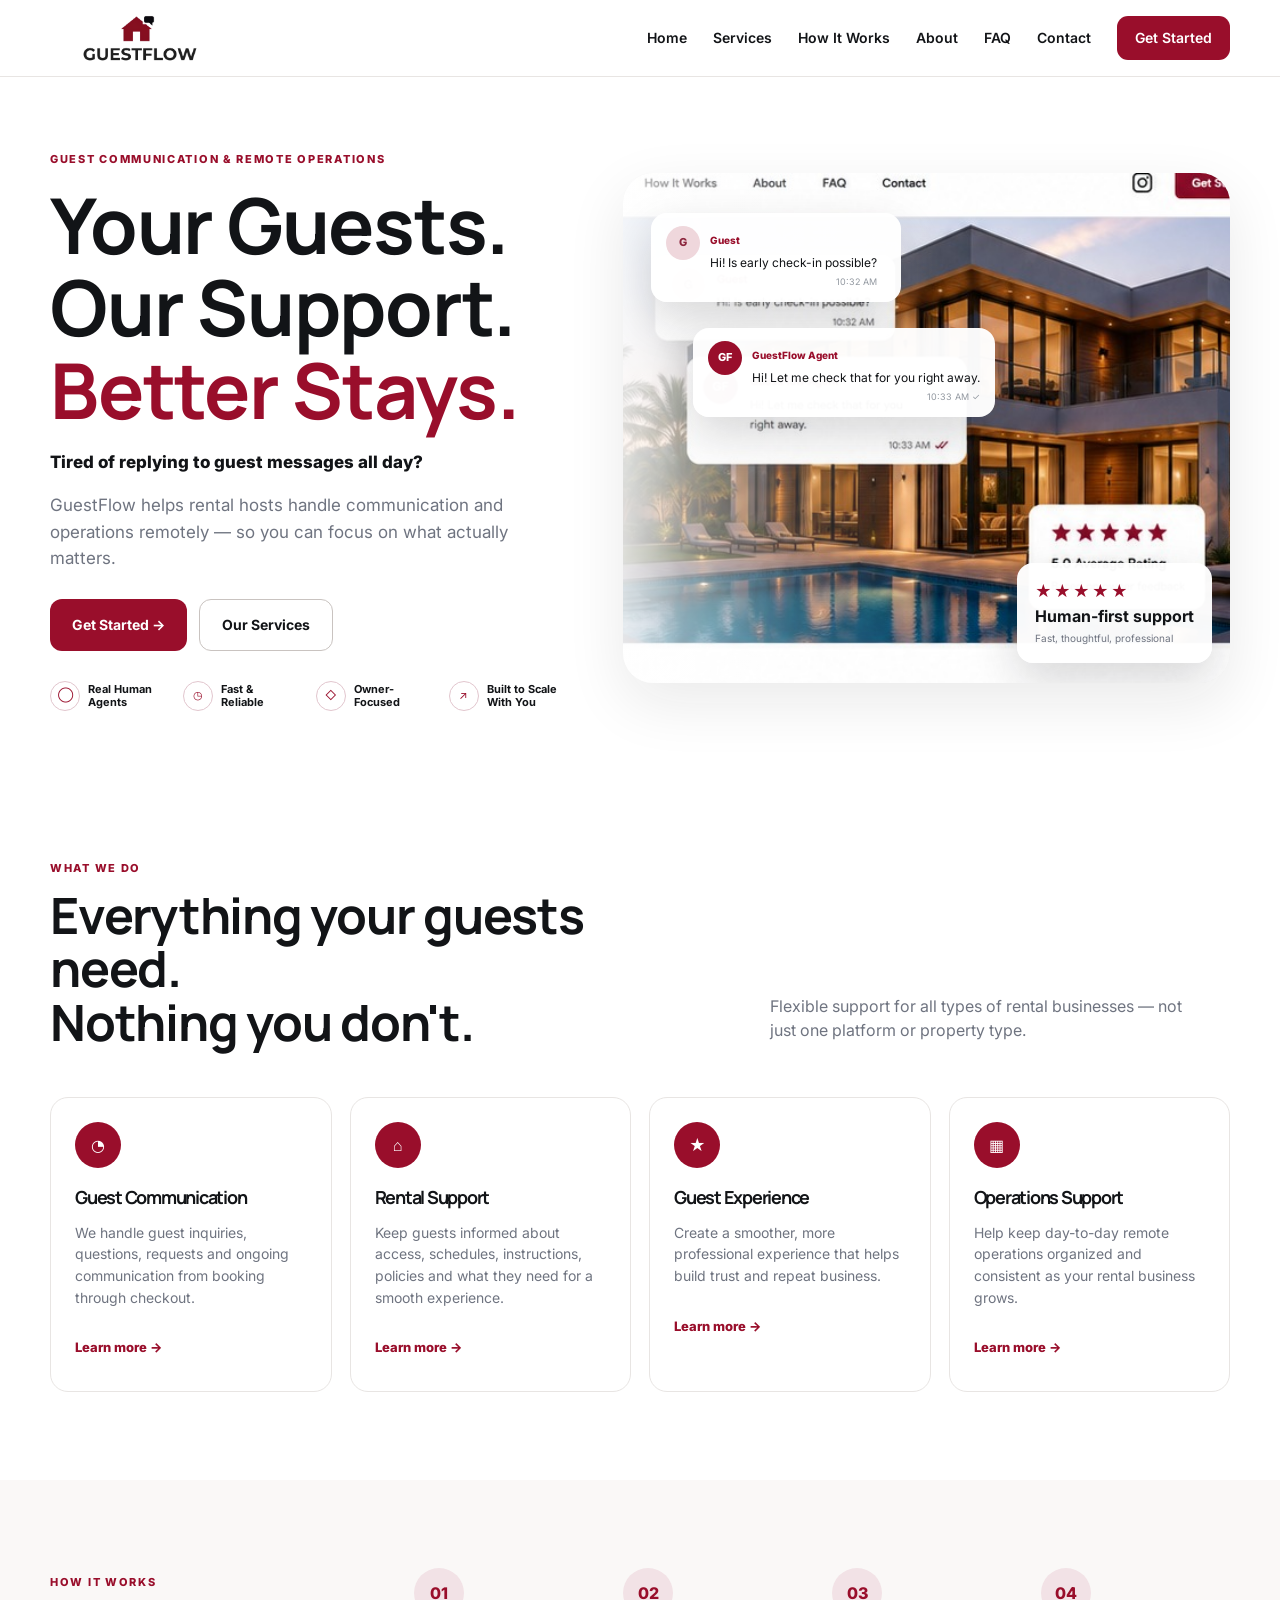
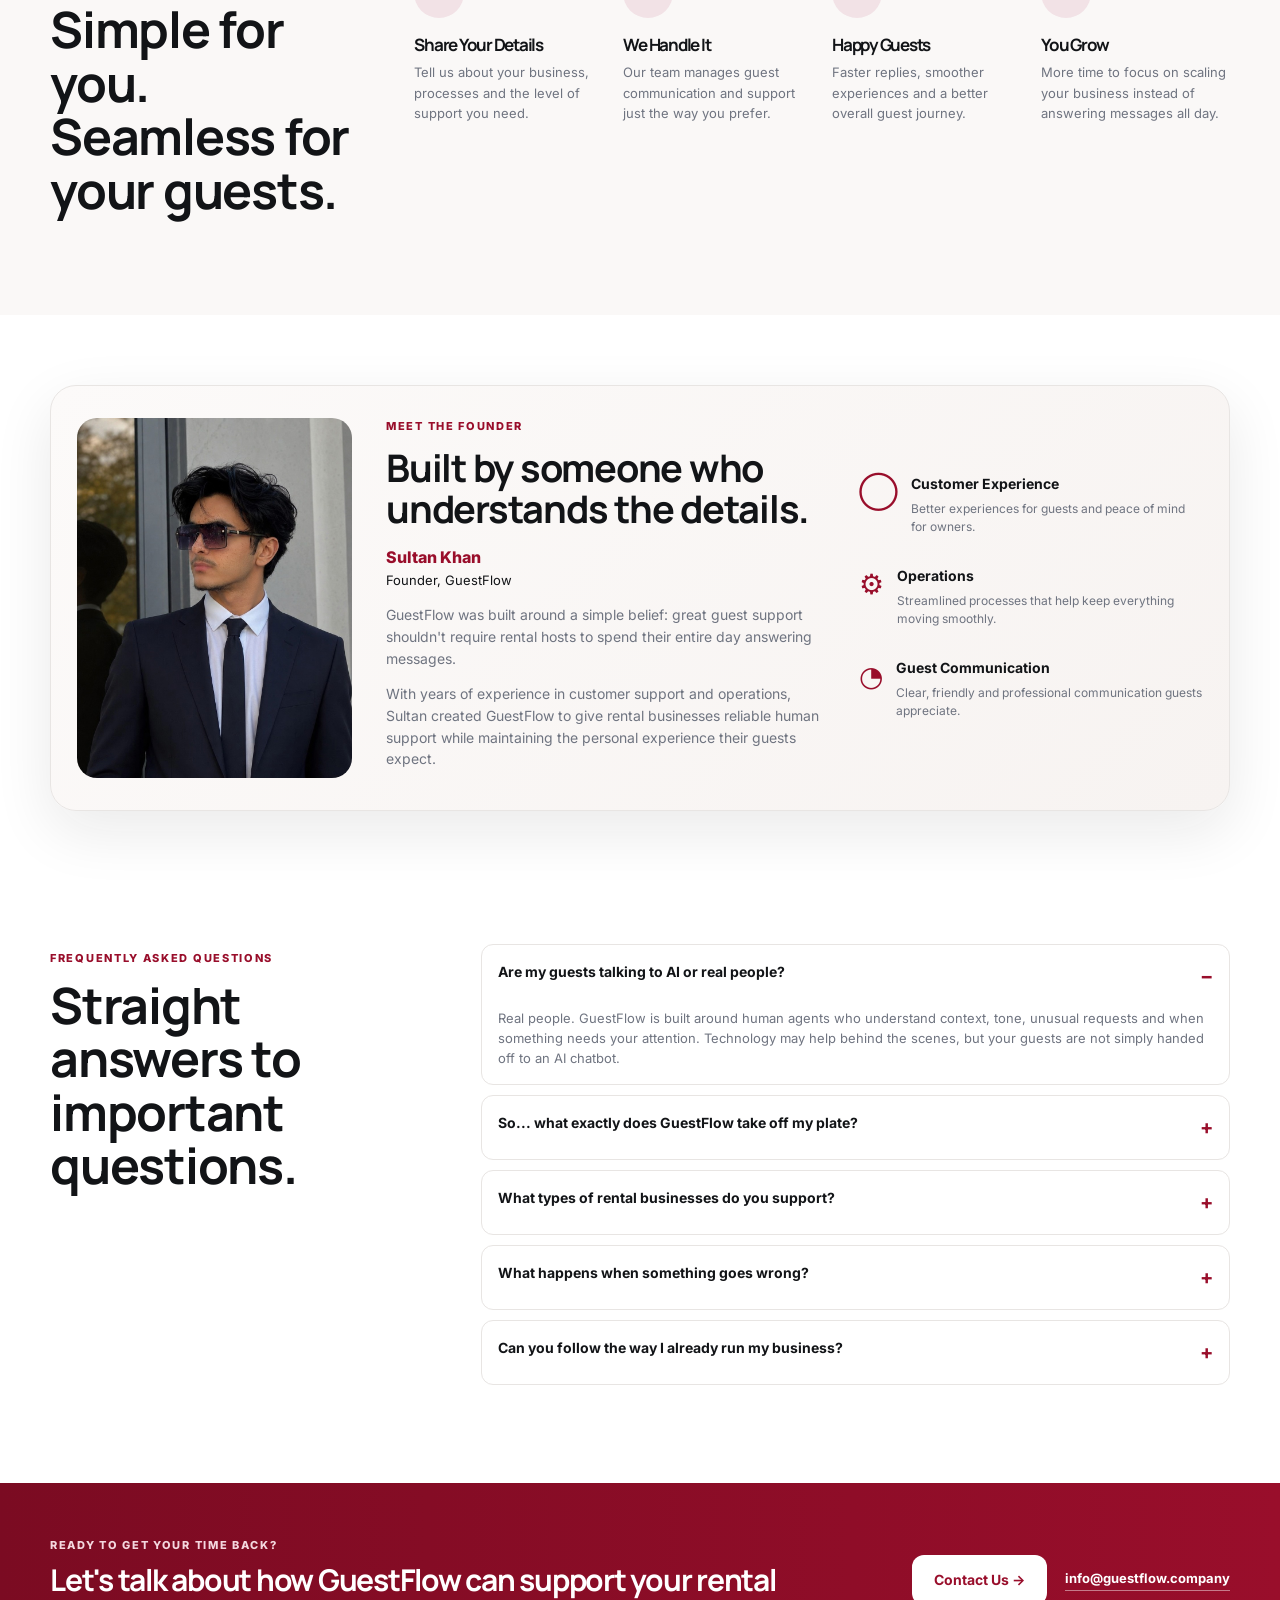
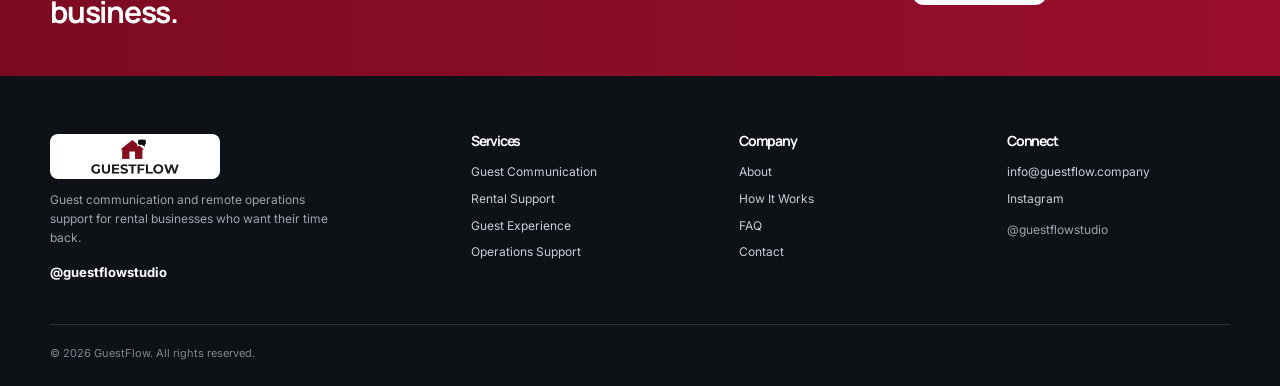
<file: index.html>
<!DOCTYPE html>
<html lang="en">
<head>
  <meta charset="UTF-8">
  <meta name="viewport" content="width=device-width, initial-scale=1.0">
  <meta name="description" content="GuestFlow helps rental hosts handle guest communication and remote operations with real human agents.">
  <title>GuestFlow — Your Guests. Our Support. Better Stays.</title>
  <link rel="preconnect" href="https://fonts.googleapis.com">
  <link rel="preconnect" href="https://fonts.gstatic.com" crossorigin>
  <link href="https://fonts.googleapis.com/css2?family=Inter:wght@400;500;600;700;800&family=Manrope:wght@600;700;800&display=swap" rel="stylesheet">
  <link rel="icon" type="image/png" href="favicon.png">
  <link rel="shortcut icon" href="favicon.ico">
  <link rel="stylesheet" href="styles.css">
</head>
<body>

<header class="site-header">
  <div class="container nav">
    <a class="brand" href="#home"><img src="guestflow-logo.png" alt="GuestFlow"></a>
    <button class="menu-toggle" aria-label="Open menu">☰</button>
    <nav class="nav-links">
      <a href="#home">Home</a>
      <a href="#services">Services</a>
      <a href="#how-it-works">How It Works</a>
      <a href="#about">About</a>
      <a href="#faq">FAQ</a>
      <a href="contact.html">Contact</a>
      <a class="nav-cta" href="contact.html">Get Started</a>
    </nav>
  </div>
</header>

<main>
<section class="hero" id="home">
  <div class="container hero-grid">
    <div class="hero-copy">
      <span class="kicker">GUEST COMMUNICATION & REMOTE OPERATIONS</span>
      <h1>Your Guests.<br>Our Support.<br><span>Better Stays.</span></h1>
      <p class="hero-question">Tired of replying to guest messages all day?</p>
      <p>GuestFlow helps rental hosts handle communication and operations remotely — so you can focus on what actually matters.</p>

      <div class="hero-actions">
        <a class="btn btn-primary" href="contact.html">Get Started →</a>
        <a class="btn btn-secondary" href="#services">Our Services</a>
      </div>

      <div class="trust-row">
        <div><span>◯</span><b>Real Human<br>Agents</b></div>
        <div><span>◷</span><b>Fast &<br>Reliable</b></div>
        <div><span>◇</span><b>Owner-<br>Focused</b></div>
        <div><span>↗</span><b>Built to Scale<br>With You</b></div>
      </div>
    </div>

    <div class="hero-visual">
      <img class="hero-image" src="guestflow-hero-villa.jpg" alt="Modern luxury rental property">
      <div class="hero-fade"></div>

      <div class="chat-card chat-one">
        <div class="avatar guest">G</div>
        <div><small>Guest</small><p>Hi! Is early check-in possible?</p><span>10:32 AM</span></div>
      </div>
      <div class="chat-card chat-two">
        <div class="avatar agent">GF</div>
        <div><small>GuestFlow Agent</small><p>Hi! Let me check that for you right away.</p><span>10:33 AM ✓</span></div>
      </div>
      <div class="rating-card">
        <div class="stars">★★★★★</div>
        <strong>Human-first support</strong>
        <small>Fast, thoughtful, professional</small>
      </div>
    </div>
  </div>
</section>

<section class="section" id="services">
  <div class="container">
    <div class="heading-row">
      <div>
        <span class="kicker">WHAT WE DO</span>
        <h2>Everything your guests need.<br>Nothing you don't.</h2>
      </div>
      <p>Flexible support for all types of rental businesses — not just one platform or property type.</p>
    </div>

    <div class="cards four">
      <article class="service-card"><div class="service-icon">◔</div><h3>Guest Communication</h3><p>We handle guest inquiries, questions, requests and ongoing communication from booking through checkout.</p><a href="contact.html">Learn more →</a></article>
      <article class="service-card"><div class="service-icon">⌂</div><h3>Rental Support</h3><p>Keep guests informed about access, schedules, instructions, policies and what they need for a smooth experience.</p><a href="contact.html">Learn more →</a></article>
      <article class="service-card"><div class="service-icon">★</div><h3>Guest Experience</h3><p>Create a smoother, more professional experience that helps build trust and repeat business.</p><a href="contact.html">Learn more →</a></article>
      <article class="service-card"><div class="service-icon">▦</div><h3>Operations Support</h3><p>Help keep day-to-day remote operations organized and consistent as your rental business grows.</p><a href="contact.html">Learn more →</a></article>
    </div>
  </div>
</section>

<section class="section how" id="how-it-works">
  <div class="container how-grid">
    <div>
      <span class="kicker">HOW IT WORKS</span>
      <h2>Simple for you.<br>Seamless for your guests.</h2>
    </div>
    <div class="steps">
      <div class="step"><div class="num">01</div><h3>Share Your Details</h3><p>Tell us about your business, processes and the level of support you need.</p></div>
      <div class="step"><div class="num">02</div><h3>We Handle It</h3><p>Our team manages guest communication and support just the way you prefer.</p></div>
      <div class="step"><div class="num">03</div><h3>Happy Guests</h3><p>Faster replies, smoother experiences and a better overall guest journey.</p></div>
      <div class="step"><div class="num">04</div><h3>You Grow</h3><p>More time to focus on scaling your business instead of answering messages all day.</p></div>
    </div>
  </div>
</section>

<section class="section founder" id="about">
  <div class="container founder-card">
    <div class="founder-image-wrap">
      <img src="sultan-founder.jpg" alt="Sultan Khan, Founder of GuestFlow">
    </div>

    <div class="founder-copy">
      <span class="kicker">MEET THE FOUNDER</span>
      <h2>Built by someone who understands the details.</h2>
      <div class="founder-name">Sultan Khan</div>
      <div class="founder-role">Founder, GuestFlow</div>
      <p>GuestFlow was built around a simple belief: great guest support shouldn't require rental hosts to spend their entire day answering messages.</p>
      <p>With years of experience in customer support and operations, Sultan created GuestFlow to give rental businesses reliable human support while maintaining the personal experience their guests expect.</p>
    </div>

    <div class="pillars">
      <div><span>◯</span><div><strong>Customer Experience</strong><p>Better experiences for guests and peace of mind for owners.</p></div></div>
      <div><span>⚙</span><div><strong>Operations</strong><p>Streamlined processes that help keep everything moving smoothly.</p></div></div>
      <div><span>◔</span><div><strong>Guest Communication</strong><p>Clear, friendly and professional communication guests appreciate.</p></div></div>
    </div>
  </div>
</section>

<section class="section faq" id="faq">
  <div class="container faq-grid">
    <div>
      <span class="kicker">FREQUENTLY ASKED QUESTIONS</span>
      <h2>Straight answers to important questions.</h2>
    </div>

    <div class="faq-list">
      <details open>
        <summary>Are my guests talking to AI or real people?</summary>
        <p>Real people. GuestFlow is built around human agents who understand context, tone, unusual requests and when something needs your attention. Technology may help behind the scenes, but your guests are not simply handed off to an AI chatbot.</p>
      </details>
      <details>
        <summary>So... what exactly does GuestFlow take off my plate?</summary>
        <p>Day-to-day guest messages, common questions, instructions, issue triage, follow-ups and selected remote operations — tailored to how you already run your business.</p>
      </details>
      <details>
        <summary>What types of rental businesses do you support?</summary>
        <p>GuestFlow is not limited to Airbnb. We can support short-term rentals, vacation rentals, car-rental hosts and other rental businesses where guest or customer communication matters.</p>
      </details>
      <details>
        <summary>What happens when something goes wrong?</summary>
        <p>We follow the process you approve in advance. Routine issues are handled by the team, while urgent or owner-level situations are escalated appropriately.</p>
      </details>
      <details>
        <summary>Can you follow the way I already run my business?</summary>
        <p>Yes. GuestFlow is designed to work around your processes, tone, rules and preferences instead of forcing you into a rigid system.</p>
      </details>
    </div>
  </div>
</section>

<section class="contact-strip" id="contact">
  <div class="container contact-inner">
    <div>
      <span class="kicker light">READY TO GET YOUR TIME BACK?</span>
      <h2>Let's talk about how GuestFlow can support your rental business.</h2>
    </div>
    <div class="contact-actions"><a class="btn btn-light" href="contact.html">Contact Us →</a><a class="contact-strip-email" href="mailto:info@guestflow.company">info@guestflow.company</a></div>
  </div>
</section>
</main>

<footer>
  <div class="container footer-grid">
    <div class="footer-brand">
      <img src="guestflow-logo.png" alt="GuestFlow">
      <p>Guest communication and remote operations support for rental businesses who want their time back.</p>
      <a href="https://www.instagram.com/guestflowstudio/" target="_blank" rel="noopener">@guestflowstudio</a>
    </div>

    <div><h4>Services</h4><a href="#services">Guest Communication</a><a href="#services">Rental Support</a><a href="#services">Guest Experience</a><a href="#services">Operations Support</a></div>
    <div><h4>Company</h4><a href="#about">About</a><a href="#how-it-works">How It Works</a><a href="#faq">FAQ</a><a href="contact.html">Contact</a></div>
    <div><h4>Connect</h4><a href="mailto:info@guestflow.company">info@guestflow.company</a><a href="https://www.instagram.com/guestflowstudio/" target="_blank" rel="noopener">Instagram</a><p class="muted">@guestflowstudio</p></div>
  </div>
  <div class="container copyright">© 2026 GuestFlow. All rights reserved.</div>
</footer>

<script>
const btn=document.querySelector('.menu-toggle');
const nav=document.querySelector('.nav-links');
btn.addEventListener('click',()=>nav.classList.toggle('open'));
document.querySelectorAll('.nav-links a').forEach(a=>a.addEventListener('click',()=>nav.classList.remove('open')));
</script>
</body>
</html>
</file>
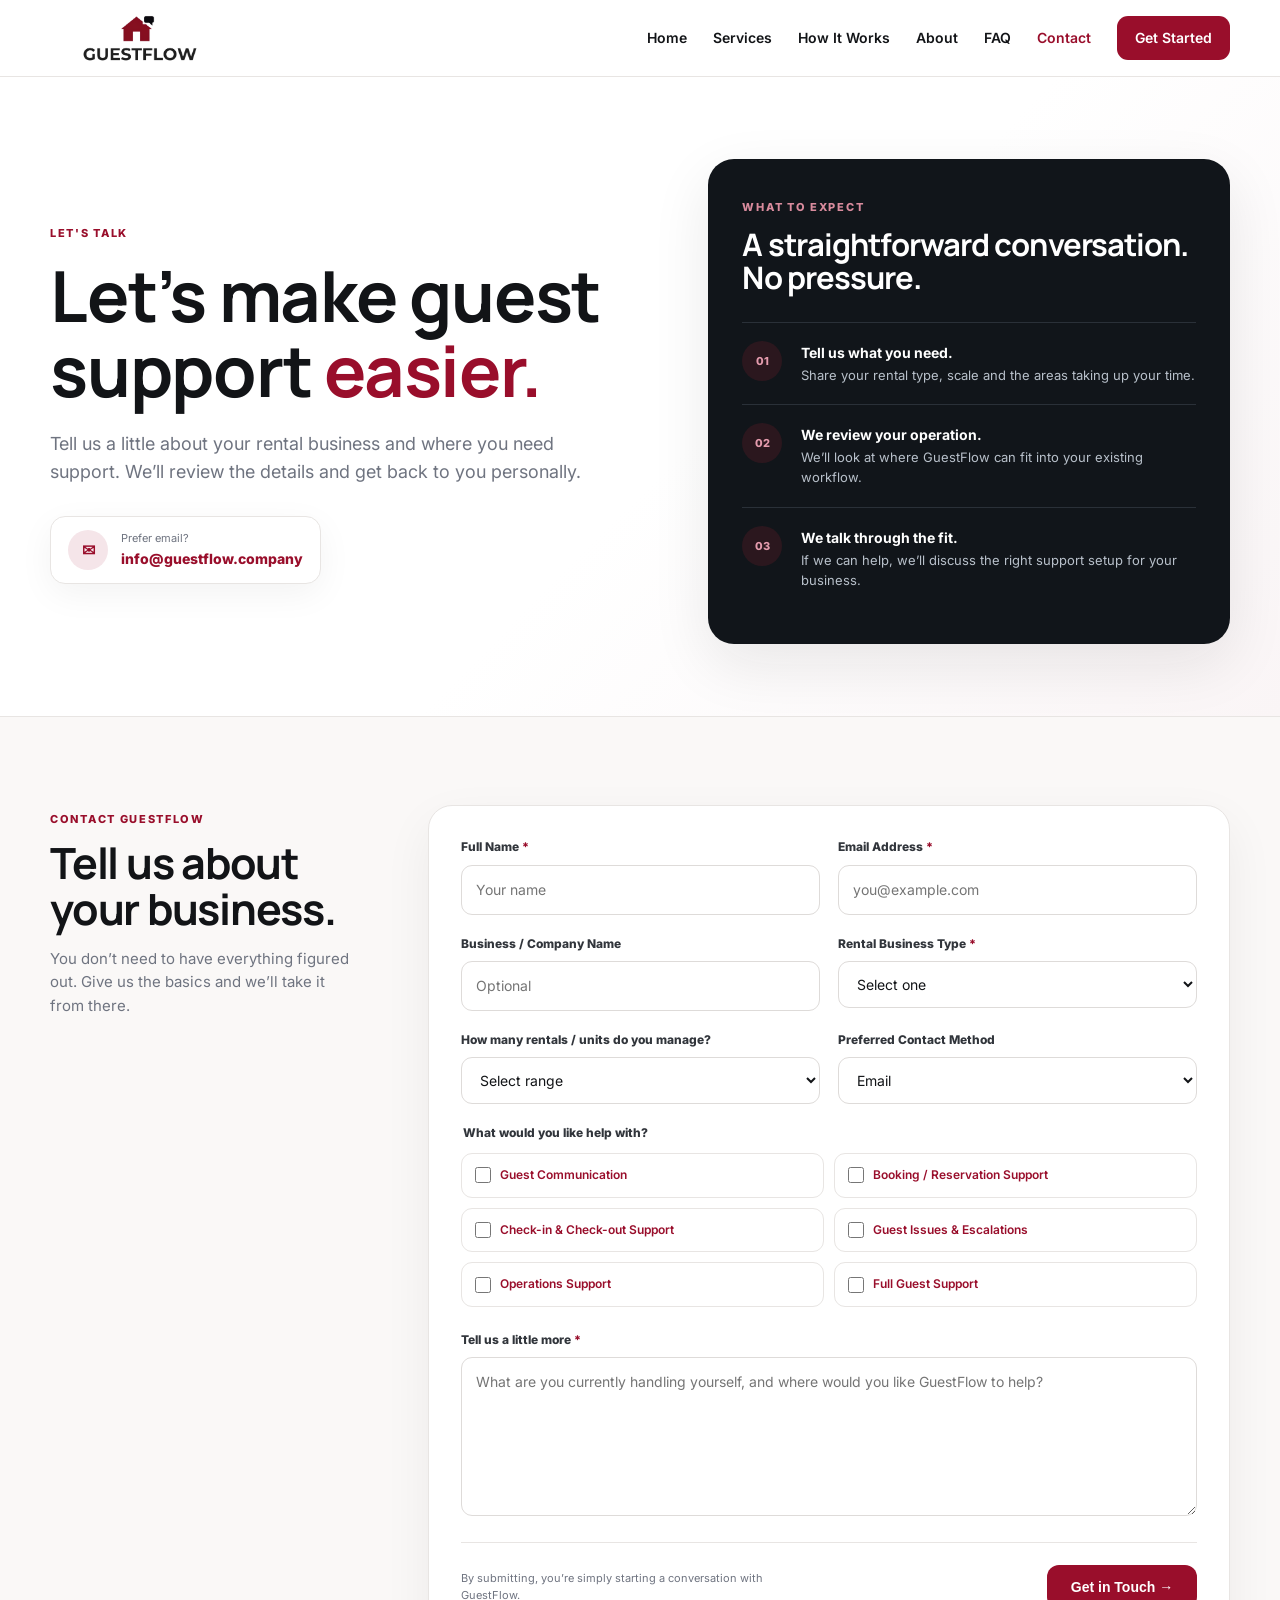
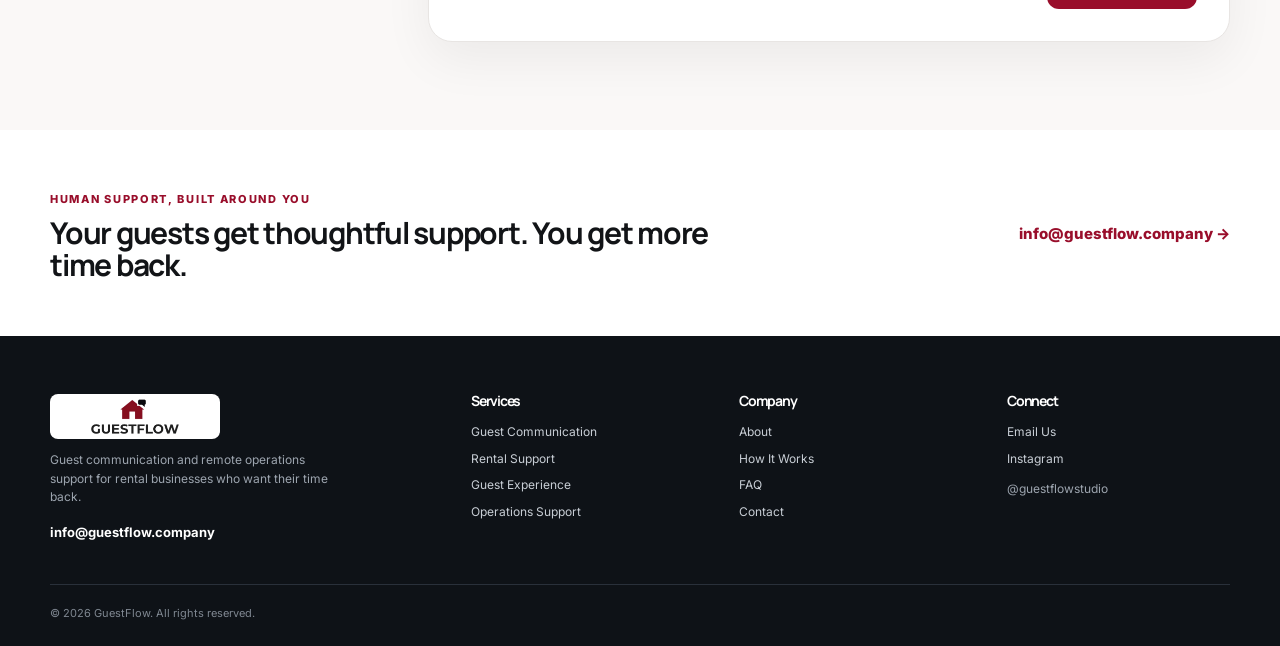
<file: contact.html>
<!DOCTYPE html>
<html lang="en">
<head>
  <meta charset="UTF-8">
  <meta name="viewport" content="width=device-width, initial-scale=1.0">
  <meta name="description" content="Contact GuestFlow for human guest communication and remote operations support for your rental business.">
  <title>Contact GuestFlow — Let's Talk</title>
  <link rel="icon" type="image/png" href="favicon.png">
  <link rel="shortcut icon" href="favicon.ico">
  <link rel="preconnect" href="https://fonts.googleapis.com">
  <link rel="preconnect" href="https://fonts.gstatic.com" crossorigin>
  <link href="https://fonts.googleapis.com/css2?family=Inter:wght@400;500;600;700;800&family=Manrope:wght@600;700;800&display=swap" rel="stylesheet">
  <link rel="stylesheet" href="styles.css">
</head>
<body>

<header class="site-header">
  <div class="container nav">
    <a class="brand" href="index.html#home"><img src="guestflow-logo.png" alt="GuestFlow"></a>
    <button class="menu-toggle" aria-label="Open menu" aria-expanded="false">☰</button>
    <nav class="nav-links">
      <a href="index.html#home">Home</a>
      <a href="index.html#services">Services</a>
      <a href="index.html#how-it-works">How It Works</a>
      <a href="index.html#about">About</a>
      <a href="index.html#faq">FAQ</a>
      <a class="active" href="contact.html">Contact</a>
      <a class="nav-cta" href="contact.html">Get Started</a>
    </nav>
  </div>
</header>

<main>
  <section class="contact-hero">
    <div class="container contact-hero-grid">
      <div>
        <span class="kicker">LET'S TALK</span>
        <h1>Let’s make guest support <span>easier.</span></h1>
        <p class="contact-intro">Tell us a little about your rental business and where you need support. We’ll review the details and get back to you personally.</p>
        <div class="contact-direct-card">
          <span class="contact-direct-icon">✉</span>
          <div>
            <small>Prefer email?</small>
            <a href="mailto:info@guestflow.company">info@guestflow.company</a>
          </div>
        </div>
      </div>

      <aside class="contact-promise">
        <span class="kicker">WHAT TO EXPECT</span>
        <h2>A straightforward conversation. No pressure.</h2>
        <div class="promise-item"><span>01</span><p><strong>Tell us what you need.</strong><br>Share your rental type, scale and the areas taking up your time.</p></div>
        <div class="promise-item"><span>02</span><p><strong>We review your operation.</strong><br>We’ll look at where GuestFlow can fit into your existing workflow.</p></div>
        <div class="promise-item"><span>03</span><p><strong>We talk through the fit.</strong><br>If we can help, we’ll discuss the right support setup for your business.</p></div>
      </aside>
    </div>
  </section>

  <section class="contact-form-section">
    <div class="container contact-layout">
      <div class="form-heading">
        <span class="kicker">CONTACT GUESTFLOW</span>
        <h2>Tell us about your business.</h2>
        <p>You don’t need to have everything figured out. Give us the basics and we’ll take it from there.</p>
      </div>

      <form class="lead-form" id="guestflow-contact-form" action="#" method="post">
        <div class="form-grid two">
          <div class="field">
            <label for="name">Full Name <span>*</span></label>
            <input id="name" name="name" type="text" placeholder="Your name" autocomplete="name" required>
          </div>
          <div class="field">
            <label for="email">Email Address <span>*</span></label>
            <input id="email" name="email" type="email" placeholder="you@example.com" autocomplete="email" required>
          </div>
        </div>

        <div class="form-grid two">
          <div class="field">
            <label for="business">Business / Company Name</label>
            <input id="business" name="business" type="text" placeholder="Optional" autocomplete="organization">
          </div>
          <div class="field">
            <label for="rental-type">Rental Business Type <span>*</span></label>
            <select id="rental-type" name="rental_type" required>
              <option value="" selected disabled>Select one</option>
              <option>Short-Term Rental</option>
              <option>Vacation Rental</option>
              <option>Airbnb / VRBO</option>
              <option>Car Rental</option>
              <option>Property Management</option>
              <option>Other Rental Business</option>
            </select>
          </div>
        </div>

        <div class="form-grid two">
          <div class="field">
            <label for="size">How many rentals / units do you manage?</label>
            <select id="size" name="portfolio_size">
              <option value="" selected>Select range</option>
              <option>1–2</option>
              <option>3–5</option>
              <option>6–10</option>
              <option>11–25</option>
              <option>25+</option>
            </select>
          </div>
          <div class="field">
            <label for="contact-method">Preferred Contact Method</label>
            <select id="contact-method" name="preferred_contact_method">
              <option>Email</option>
              <option>WhatsApp</option>
              <option>Phone</option>
            </select>
          </div>
        </div>

        <fieldset class="field services-field">
          <legend>What would you like help with?</legend>
          <div class="checkbox-grid">
            <label class="check-option"><input type="checkbox" name="help_with" value="Guest Communication"><span>Guest Communication</span></label>
            <label class="check-option"><input type="checkbox" name="help_with" value="Booking & Reservation Support"><span>Booking / Reservation Support</span></label>
            <label class="check-option"><input type="checkbox" name="help_with" value="Check-in & Check-out Support"><span>Check-in & Check-out Support</span></label>
            <label class="check-option"><input type="checkbox" name="help_with" value="Guest Issues & Escalations"><span>Guest Issues & Escalations</span></label>
            <label class="check-option"><input type="checkbox" name="help_with" value="Operations Support"><span>Operations Support</span></label>
            <label class="check-option"><input type="checkbox" name="help_with" value="Full Guest Support"><span>Full Guest Support</span></label>
          </div>
        </fieldset>

        <div class="field">
          <label for="message">Tell us a little more <span>*</span></label>
          <textarea id="message" name="message" rows="6" placeholder="What are you currently handling yourself, and where would you like GuestFlow to help?" required></textarea>
        </div>

        <div class="form-submit-row">
          <p>By submitting, you’re simply starting a conversation with GuestFlow.</p>
          <button class="btn btn-primary submit-btn" type="submit">Get in Touch →</button>
        </div>
        <div class="form-status" id="form-status" role="status" aria-live="polite"></div>
      </form>
    </div>
  </section>

  <section class="contact-footer-cta">
    <div class="container contact-footer-cta-inner">
      <div>
        <span class="kicker">HUMAN SUPPORT, BUILT AROUND YOU</span>
        <h2>Your guests get thoughtful support. You get more time back.</h2>
      </div>
      <a class="email-link-large" href="mailto:info@guestflow.company">info@guestflow.company →</a>
    </div>
  </section>
</main>

<footer>
  <div class="container footer-grid">
    <div class="footer-brand">
      <img src="guestflow-logo.png" alt="GuestFlow">
      <p>Guest communication and remote operations support for rental businesses who want their time back.</p>
      <a href="mailto:info@guestflow.company">info@guestflow.company</a>
    </div>
    <div><h4>Services</h4><a href="index.html#services">Guest Communication</a><a href="index.html#services">Rental Support</a><a href="index.html#services">Guest Experience</a><a href="index.html#services">Operations Support</a></div>
    <div><h4>Company</h4><a href="index.html#about">About</a><a href="index.html#how-it-works">How It Works</a><a href="index.html#faq">FAQ</a><a href="contact.html">Contact</a></div>
    <div><h4>Connect</h4><a href="mailto:info@guestflow.company">Email Us</a><a href="https://www.instagram.com/guestflowstudio/" target="_blank" rel="noopener">Instagram</a><p class="muted">@guestflowstudio</p></div>
  </div>
  <div class="container copyright">© 2026 GuestFlow. All rights reserved.</div>
</footer>

<script>
const btn=document.querySelector('.menu-toggle');
const nav=document.querySelector('.nav-links');
btn.addEventListener('click',()=>{
  nav.classList.toggle('open');
  btn.setAttribute('aria-expanded',nav.classList.contains('open'));
});
document.querySelectorAll('.nav-links a').forEach(a=>a.addEventListener('click',()=>nav.classList.remove('open')));

// Draft-mode form behavior. Connect a form endpoint before publishing submissions.
const form=document.getElementById('guestflow-contact-form');
const status=document.getElementById('form-status');
form.addEventListener('submit',(event)=>{
  event.preventDefault();
  status.innerHTML='This contact page is ready visually. The final step is connecting the form to a free submission service so enquiries are delivered to <strong>info@guestflow.company</strong>.';
  status.classList.add('show');
});
</script>
</body>
</html>
</file>
<file: styles.css>
:root{
--burgundy:#990e2b;--burgundy-dark:#7b0b22;--ink:#121417;--muted:#6f7480;--line:#e8e5e3;--soft:#faf8f7;--shadow:0 20px 60px rgba(18,20,23,.09)}
*{box-sizing:border-box}html{scroll-behavior:smooth}body{margin:0;font-family:Inter,Arial,sans-serif;color:var(--ink);background:#fff;line-height:1.55}a{text-decoration:none;color:inherit}img{display:block;max-width:100%}.container{width:min(1180px,calc(100% - 40px));margin:auto}
.site-header{position:sticky;top:0;z-index:50;background:rgba(255,255,255,.94);backdrop-filter:blur(14px);border-bottom:1px solid var(--line)}.nav{height:76px;display:flex;align-items:center;justify-content:space-between}.brand img{width:180px;max-height:48px;object-fit:contain}.nav-links{display:flex;align-items:center;gap:26px;font-size:14px;font-weight:600}.nav-links a:hover{color:var(--burgundy)}.nav-cta{padding:11px 18px;border-radius:11px;background:var(--burgundy);color:#fff!important}.menu-toggle{display:none;border:0;background:none;font-size:26px}
.hero{padding:68px 0 55px}.hero-grid{display:grid;grid-template-columns:.92fr 1.08fr;gap:55px;align-items:center}.kicker{font-size:11px;letter-spacing:1.7px;font-weight:800;color:var(--burgundy)}h1,h2,h3,h4{font-family:Manrope,Inter,sans-serif;line-height:1.07;letter-spacing:-1.25px}h1{font-size:clamp(52px,6.1vw,77px);margin:14px 0 18px}h1 span{color:var(--burgundy)}.hero-question{font-weight:800!important;color:var(--ink)!important;margin-bottom:6px!important}.hero-copy>p{font-size:17px;color:var(--muted);max-width:580px}
.hero-actions{display:flex;gap:12px;margin:28px 0 30px}.btn{display:inline-flex;align-items:center;justify-content:center;padding:14px 22px;border-radius:12px;font-size:14px;font-weight:700;transition:.2s}.btn:hover{transform:translateY(-2px)}.btn-primary{background:var(--burgundy);color:#fff}.btn-secondary{border:1px solid #c9c3c0;background:#fff}.btn-light{background:#fff;color:var(--burgundy)}
.trust-row{display:grid;grid-template-columns:repeat(4,1fr);gap:14px}.trust-row div{display:flex;align-items:center;gap:8px;font-size:11px}.trust-row span{width:30px;height:30px;border-radius:50%;border:1px solid #e2c6ce;color:var(--burgundy);display:grid;place-items:center}.trust-row b{line-height:1.2}
.hero-visual{position:relative;min-height:510px;border-radius:30px;overflow:hidden;box-shadow:var(--shadow);background:#eee}.hero-image{width:100%;height:100%;min-height:510px;object-fit:cover}.hero-fade{position:absolute;inset:0;background:linear-gradient(90deg,rgba(255,255,255,.72) 0%,rgba(255,255,255,.2) 28%,transparent 52%)}
.chat-card,.rating-card{position:absolute;z-index:3;background:rgba(255,255,255,.97);border-radius:16px;box-shadow:0 18px 45px rgba(18,20,23,.16)}.chat-card{display:flex;gap:10px;padding:13px 15px;min-width:250px}.chat-one{left:28px;top:40px}.chat-two{left:70px;top:155px}.avatar{width:34px;height:34px;border-radius:50%;display:grid;place-items:center;font-weight:800;font-size:11px;flex:0 0 auto}.guest{background:#efd7dc;color:#8c263d}.agent{background:var(--burgundy);color:#fff}.chat-card small{font-size:10px;font-weight:800;color:var(--burgundy)}.chat-card p{font-size:12px;margin:3px 0}.chat-card span{display:block;text-align:right;font-size:9px;color:#9298a0}.rating-card{right:18px;bottom:20px;padding:16px 18px}.rating-card .stars{color:var(--burgundy);letter-spacing:2px}.rating-card strong,.rating-card small{display:block}.rating-card small{font-size:10px;color:var(--muted);margin-top:3px}
.section{padding:88px 0}.heading-row{display:grid;grid-template-columns:1fr .72fr;gap:80px;align-items:end;margin-bottom:38px}.heading-row h2,.how h2,.founder h2,.faq h2{font-size:clamp(35px,4vw,50px);margin:10px 0}.heading-row>p{color:var(--muted);max-width:430px}.cards{display:grid;gap:18px}.cards.four{grid-template-columns:repeat(4,1fr)}
.service-card{border:1px solid var(--line);border-radius:18px;padding:24px;min-height:295px;background:#fff;transition:.2s}.service-card:hover{transform:translateY(-4px);box-shadow:var(--shadow)}.service-icon{width:46px;height:46px;border-radius:50%;background:var(--burgundy);color:#fff;display:grid;place-items:center;margin-bottom:20px}.service-card h3{font-size:18px;margin:0 0 10px}.service-card p{font-size:14px;color:var(--muted)}.service-card a{display:inline-block;margin-top:15px;color:var(--burgundy);font-size:13px;font-weight:800}
.how{background:var(--soft)}.how-grid{display:grid;grid-template-columns:.55fr 1.45fr;gap:55px}.how-grid>div:first-child h2{max-width:330px}.steps{display:grid;grid-template-columns:repeat(4,1fr);gap:20px}.num{width:50px;height:50px;border-radius:50%;background:#f2e2e6;color:var(--burgundy);display:grid;place-items:center;font-weight:800;margin-bottom:18px}.step h3{font-size:17px;margin:0 0 8px}.step p{font-size:13px;color:var(--muted);margin:0}
.founder{padding-top:70px}.founder-card{display:grid;grid-template-columns:.72fr 1.15fr .9fr;gap:34px;align-items:center;background:linear-gradient(135deg,#fcfaf9,#f7f3f1);border:1px solid var(--line);border-radius:26px;padding:26px;box-shadow:var(--shadow)}.founder-image-wrap{border-radius:20px;overflow:hidden;min-height:360px}.founder-image-wrap img{width:100%;height:100%;min-height:360px;object-fit:cover}.founder-copy h2{font-size:38px}.founder-copy p{font-size:14px;color:var(--muted)}.founder-name{color:var(--burgundy);font-weight:800;margin-top:17px}.founder-role{font-size:13px;margin-bottom:14px}.pillars{display:grid;gap:22px}.pillars>div{display:flex;gap:13px}.pillars>div>span{font-size:28px;color:var(--burgundy)}.pillars strong{font-size:14px}.pillars p{font-size:12px;color:var(--muted);margin:4px 0}
.faq{padding-top:45px}.faq-grid{display:grid;grid-template-columns:.65fr 1.35fr;gap:70px}.faq-list details{border:1px solid var(--line);border-radius:12px;padding:0 16px;margin-bottom:10px;background:#fff}.faq-list summary{cursor:pointer;list-style:none;font-weight:700;font-size:14px;padding:16px 0;display:flex;justify-content:space-between}.faq-list summary:after{content:'+';color:var(--burgundy);font-size:20px}.faq-list details[open] summary:after{content:'−'}.faq-list p{font-size:13px;color:var(--muted);margin:0 0 16px}
.contact-strip{background:linear-gradient(90deg,var(--burgundy-dark),var(--burgundy));color:#fff;padding:48px 0}.contact-inner{display:flex;align-items:center;justify-content:space-between;gap:30px}.contact-inner h2{font-size:30px;max-width:760px;margin:8px 0 0}.light{color:#f4d7de}
footer{background:#0e1217;color:#fff;padding:58px 0 24px}.footer-grid{display:grid;grid-template-columns:1.35fr .8fr .8fr .8fr;gap:45px}.footer-brand img{width:170px;max-height:45px;object-fit:contain;background:#fff;border-radius:8px;padding:4px}.footer-brand p,.muted{font-size:12px;color:#9da5af;max-width:300px}.footer-brand>a{font-weight:700;font-size:13px}.footer-grid h4{font-size:14px;margin:0 0 14px}.footer-grid>div:not(.footer-brand)>a{display:block;color:#c8ced5;font-size:12px;margin:8px 0}.copyright{border-top:1px solid #29303a;margin-top:40px;padding-top:20px;color:#7f8791;font-size:11px}
@media(max-width:980px){.hero-grid,.how-grid,.faq-grid{grid-template-columns:1fr}.cards.four{grid-template-columns:1fr 1fr}.steps{grid-template-columns:1fr 1fr}.founder-card{grid-template-columns:.8fr 1.2fr}.pillars{grid-column:1/-1;grid-template-columns:repeat(3,1fr)}.heading-row{grid-template-columns:1fr;gap:12px}}
@media(max-width:720px){.container{width:min(100% - 28px,1180px)}.nav-links{display:none;position:absolute;top:70px;left:14px;right:14px;background:#fff;border:1px solid var(--line);border-radius:14px;padding:12px;box-shadow:var(--shadow);flex-direction:column;align-items:stretch}.nav-links.open{display:flex}.nav-links a{padding:10px}.menu-toggle{display:block}.brand img{width:150px}.hero{padding-top:48px}.hero-visual{min-height:400px}.hero-image{min-height:400px}.chat-one{left:14px;top:20px}.chat-two{left:30px;top:123px}.rating-card{right:10px;bottom:12px}.hero-actions{flex-direction:column}.trust-row{grid-template-columns:1fr 1fr}.cards.four,.steps,.founder-card,.pillars,.footer-grid{grid-template-columns:1fr}.section{padding:70px 0}.founder-image-wrap,.founder-image-wrap img{min-height:420px}.contact-inner{align-items:flex-start;flex-direction:column}.contact-inner h2{font-size:26px}}

/* Contact page */
.nav-links a.active{color:var(--burgundy)}
.contact-actions{display:flex;align-items:center;gap:18px}.contact-strip-email{font-size:13px;font-weight:700;color:#fff;border-bottom:1px solid rgba(255,255,255,.45);padding-bottom:2px}
.contact-hero{padding:82px 0 72px;background:linear-gradient(135deg,#fff 0%,#fff 55%,#faf5f6 100%);border-bottom:1px solid var(--line)}
.contact-hero-grid{display:grid;grid-template-columns:1.05fr .95fr;gap:82px;align-items:center}.contact-hero h1{font-size:clamp(48px,5.5vw,72px);max-width:720px;margin:14px 0 22px}.contact-intro{font-size:18px;color:var(--muted);max-width:650px;margin:0 0 30px}.contact-direct-card{display:inline-flex;align-items:center;gap:13px;border:1px solid var(--line);border-radius:15px;padding:13px 17px;background:#fff;box-shadow:0 10px 35px rgba(18,20,23,.05)}.contact-direct-icon{width:40px;height:40px;border-radius:50%;display:grid;place-items:center;background:#f5e5e9;color:var(--burgundy);font-weight:800}.contact-direct-card small{display:block;color:var(--muted);font-size:11px}.contact-direct-card a{display:block;color:var(--burgundy);font-size:14px;font-weight:800;margin-top:1px}
.contact-promise{background:#11151a;color:#fff;border-radius:26px;padding:34px;box-shadow:var(--shadow)}.contact-promise .kicker{color:#d98b9d}.contact-promise h2{font-size:31px;margin:10px 0 28px;letter-spacing:-.9px}.promise-item{display:grid;grid-template-columns:46px 1fr;gap:13px;padding:18px 0;border-top:1px solid #2a3038}.promise-item>span{width:40px;height:40px;border-radius:50%;display:grid;place-items:center;background:#2b171e;color:#e49bad;font-size:11px;font-weight:800}.promise-item p{font-size:13px;color:#b8c0ca;margin:1px 0;line-height:1.6}.promise-item strong{color:#fff;font-size:14px}
.contact-form-section{padding:88px 0;background:var(--soft)}.contact-layout{display:grid;grid-template-columns:.55fr 1.45fr;gap:74px;align-items:start}.form-heading{position:sticky;top:110px}.form-heading h2{font-size:43px;margin:10px 0 14px}.form-heading p{color:var(--muted);font-size:15px;max-width:340px}.lead-form{background:#fff;border:1px solid var(--line);border-radius:24px;padding:32px;box-shadow:0 18px 50px rgba(18,20,23,.06)}.form-grid{display:grid;gap:18px}.form-grid.two{grid-template-columns:1fr 1fr}.field{margin-bottom:20px}.field label,.field legend{display:block;font-size:12px;font-weight:800;margin-bottom:8px;color:#31353b}.field label span{color:var(--burgundy)}.field input,.field select,.field textarea{width:100%;border:1px solid #dedbd9;border-radius:11px;padding:13px 14px;font:inherit;font-size:14px;color:var(--ink);background:#fff;outline:none;transition:border-color .15s,box-shadow .15s}.field textarea{resize:vertical;min-height:145px}.field input:focus,.field select:focus,.field textarea:focus{border-color:#b84b65;box-shadow:0 0 0 3px rgba(153,14,43,.08)}.services-field{border:0;padding:0;margin:0 0 24px}.services-field legend{margin-bottom:10px}.checkbox-grid{display:grid;grid-template-columns:1fr 1fr;gap:10px}.check-option{display:flex!important;align-items:center;gap:9px;border:1px solid var(--line);border-radius:11px;padding:12px 13px;margin:0!important;font-size:12px!important;font-weight:600!important;cursor:pointer}.check-option:hover{border-color:#d6a9b4;background:#fffafb}.check-option input{width:16px;height:16px;accent-color:var(--burgundy);margin:0}.form-submit-row{display:flex;align-items:center;justify-content:space-between;gap:25px;border-top:1px solid var(--line);padding-top:22px}.form-submit-row p{color:var(--muted);font-size:11px;max-width:330px;margin:0}.submit-btn{border:0;cursor:pointer;min-width:150px}.form-status{display:none;margin-top:18px;border-radius:11px;padding:13px 15px;background:#f9edef;color:#63303c;font-size:12px}.form-status.show{display:block}
.contact-footer-cta{padding:55px 0;background:#fff}.contact-footer-cta-inner{display:flex;align-items:center;justify-content:space-between;gap:40px}.contact-footer-cta h2{font-size:30px;max-width:700px;margin:7px 0 0}.email-link-large{color:var(--burgundy);font-size:15px;font-weight:800;white-space:nowrap}
@media(max-width:980px){.contact-hero-grid,.contact-layout{grid-template-columns:1fr}.contact-hero-grid{gap:45px}.contact-layout{gap:32px}.form-heading{position:static}.form-heading p{max-width:620px}.contact-promise{max-width:700px}}
@media(max-width:720px){.contact-hero{padding:55px 0}.contact-form-section{padding:62px 0}.contact-hero h1{font-size:45px}.contact-promise{padding:25px}.lead-form{padding:20px;border-radius:18px}.form-grid.two,.checkbox-grid{grid-template-columns:1fr}.form-submit-row,.contact-footer-cta-inner,.contact-actions{align-items:flex-start;flex-direction:column}.contact-footer-cta h2{font-size:25px}.contact-strip-email{margin-left:2px}.form-heading h2{font-size:36px}}
</file>
